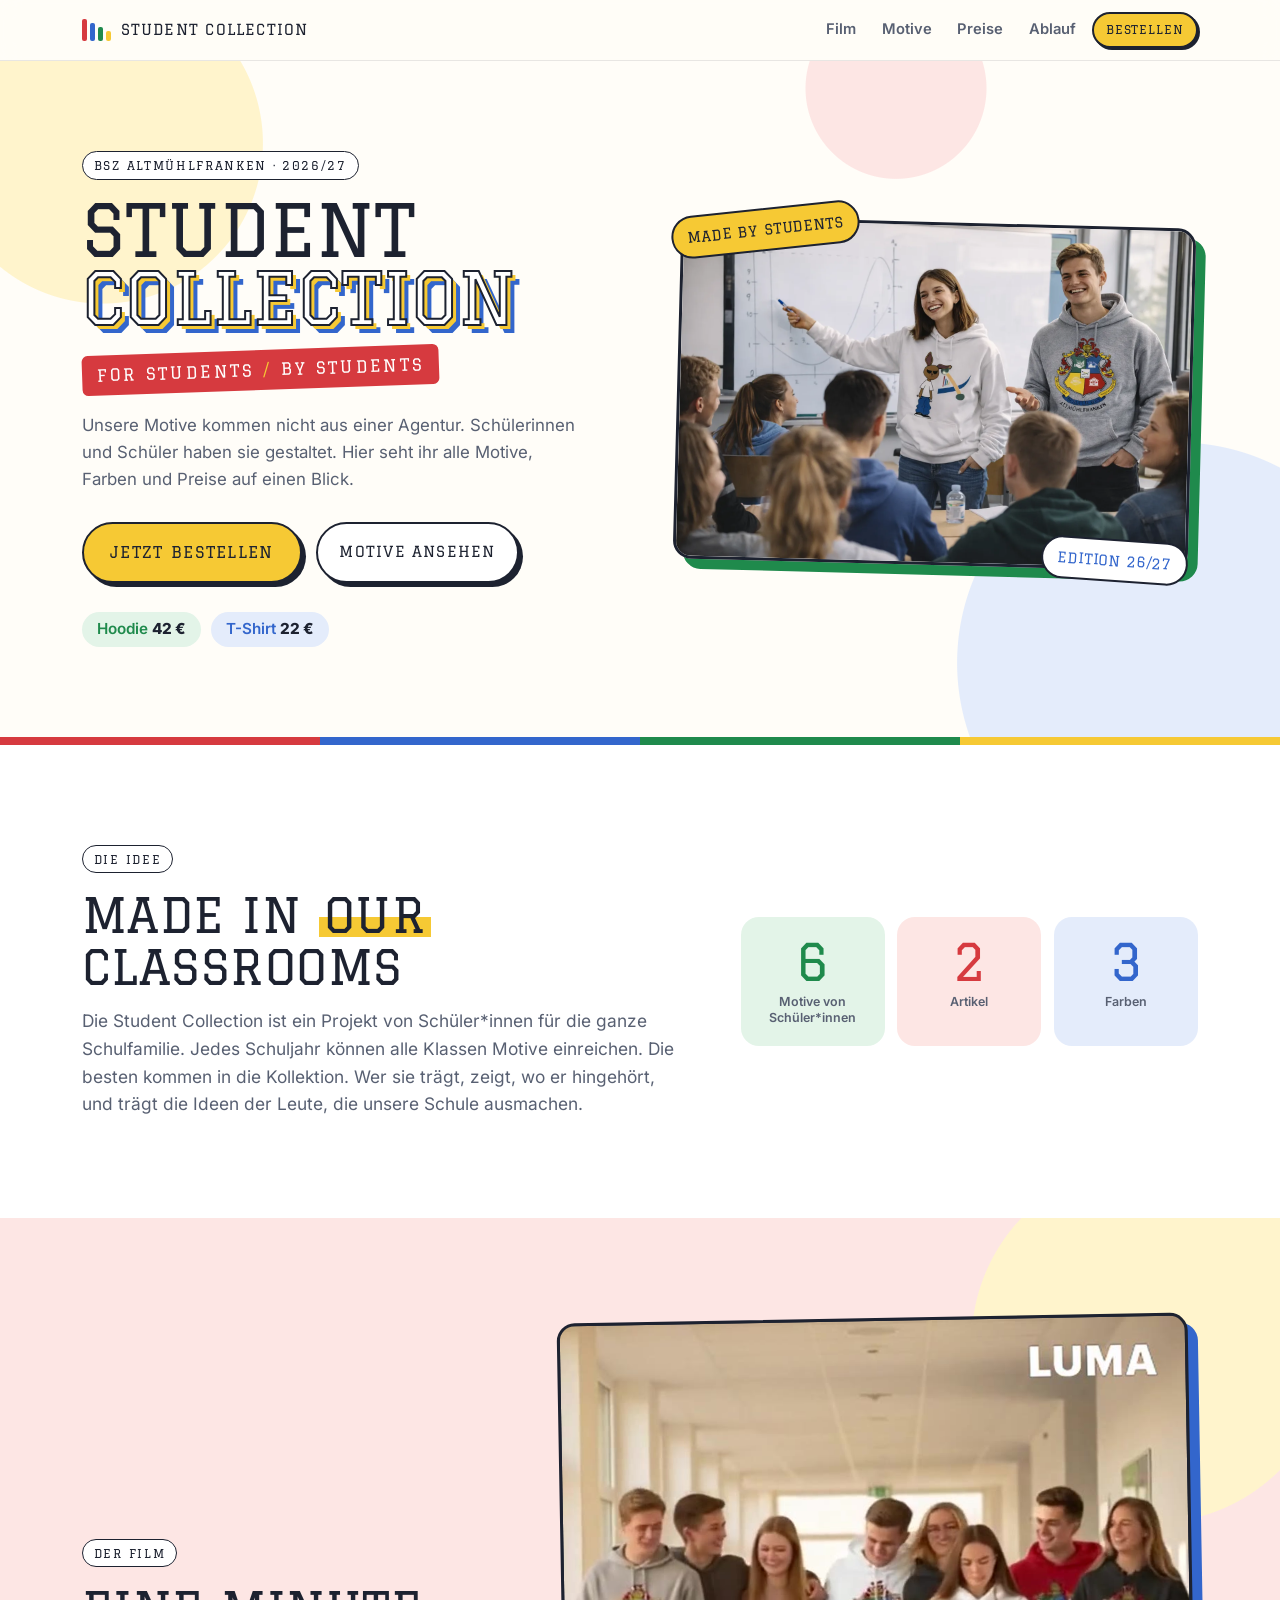
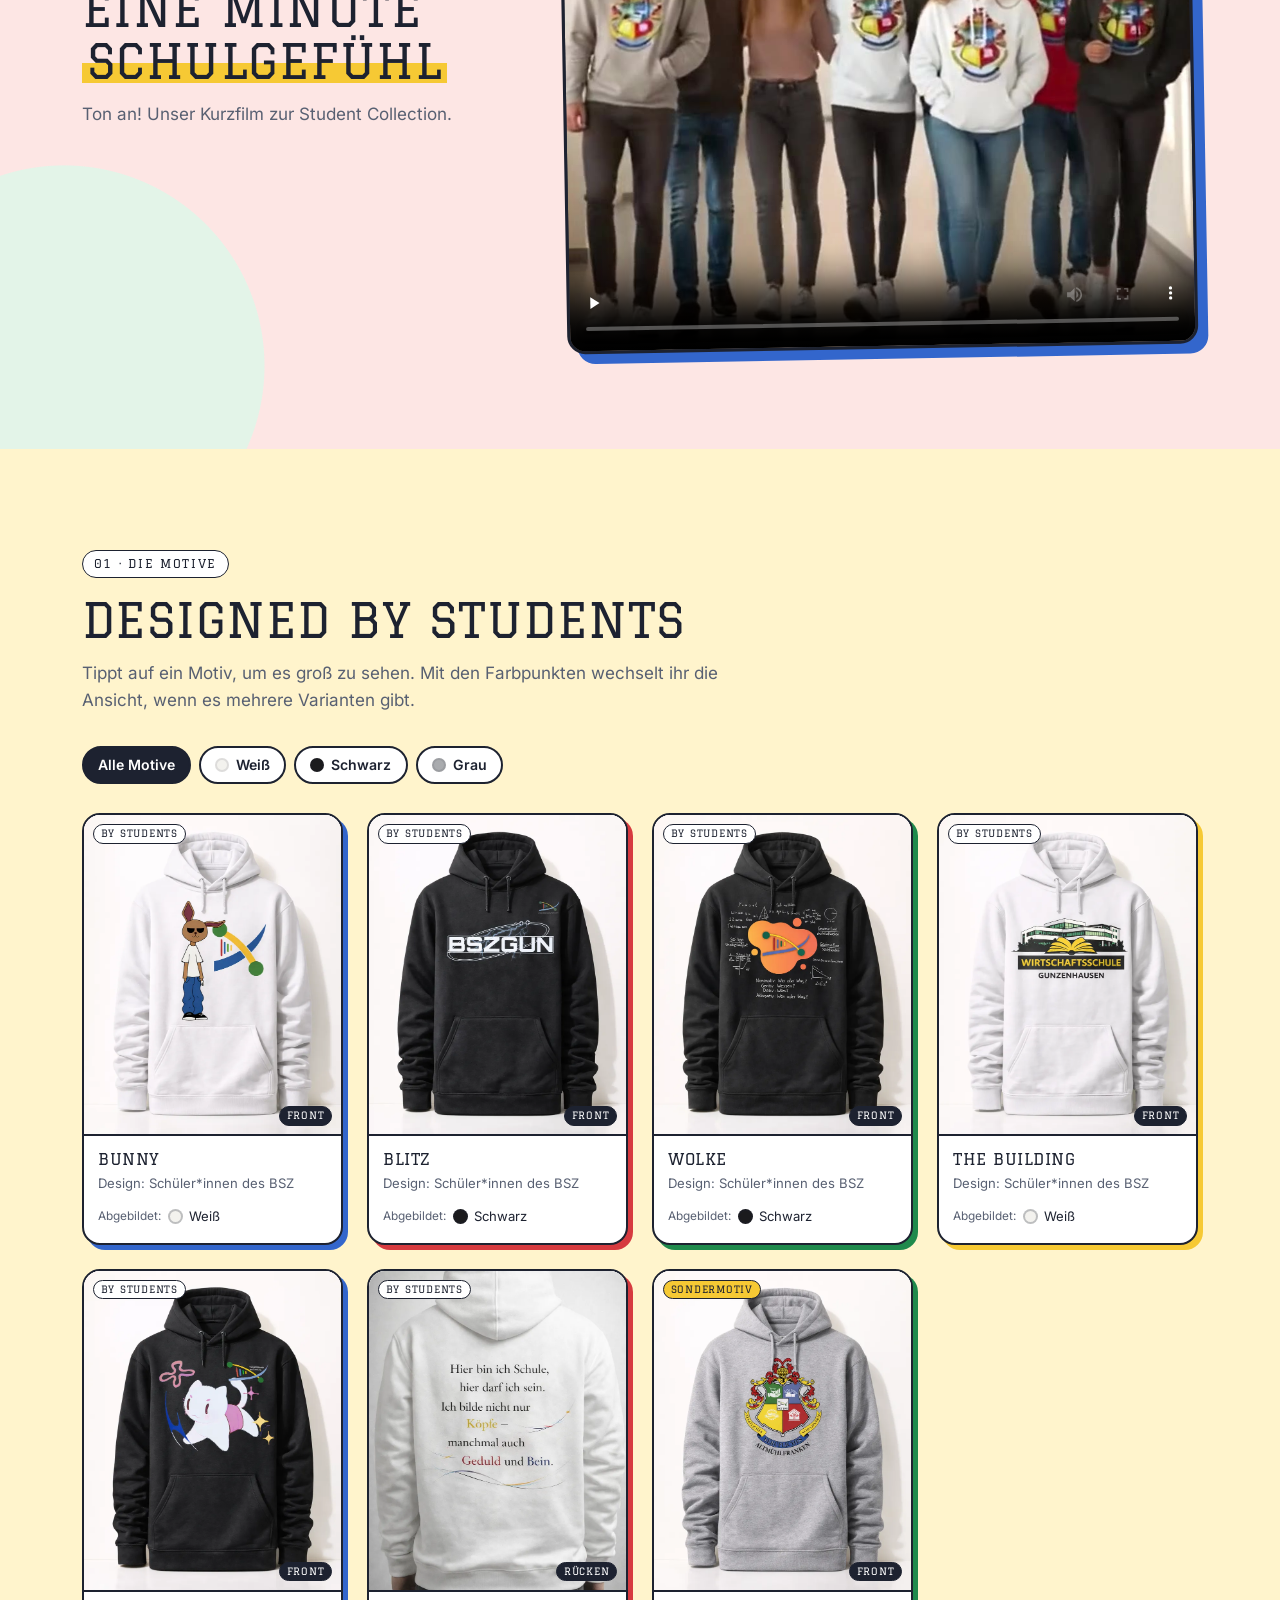
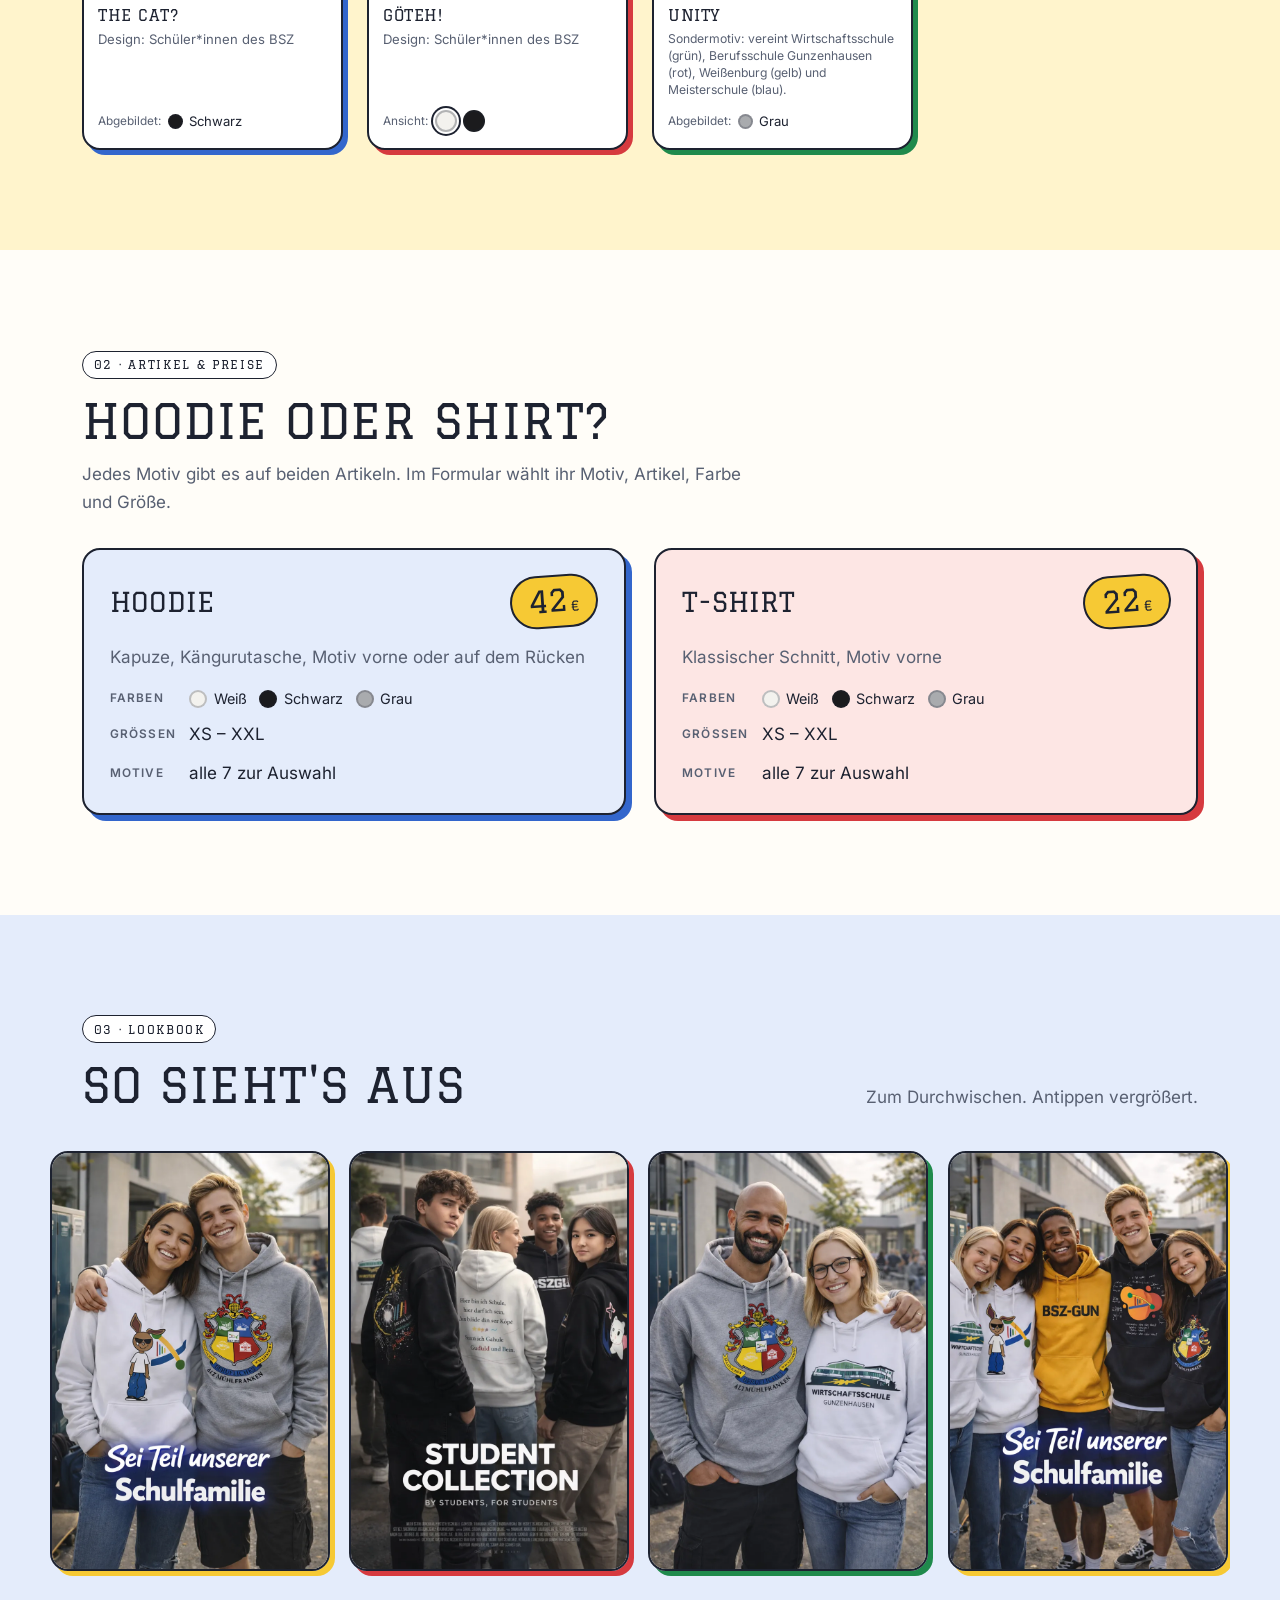
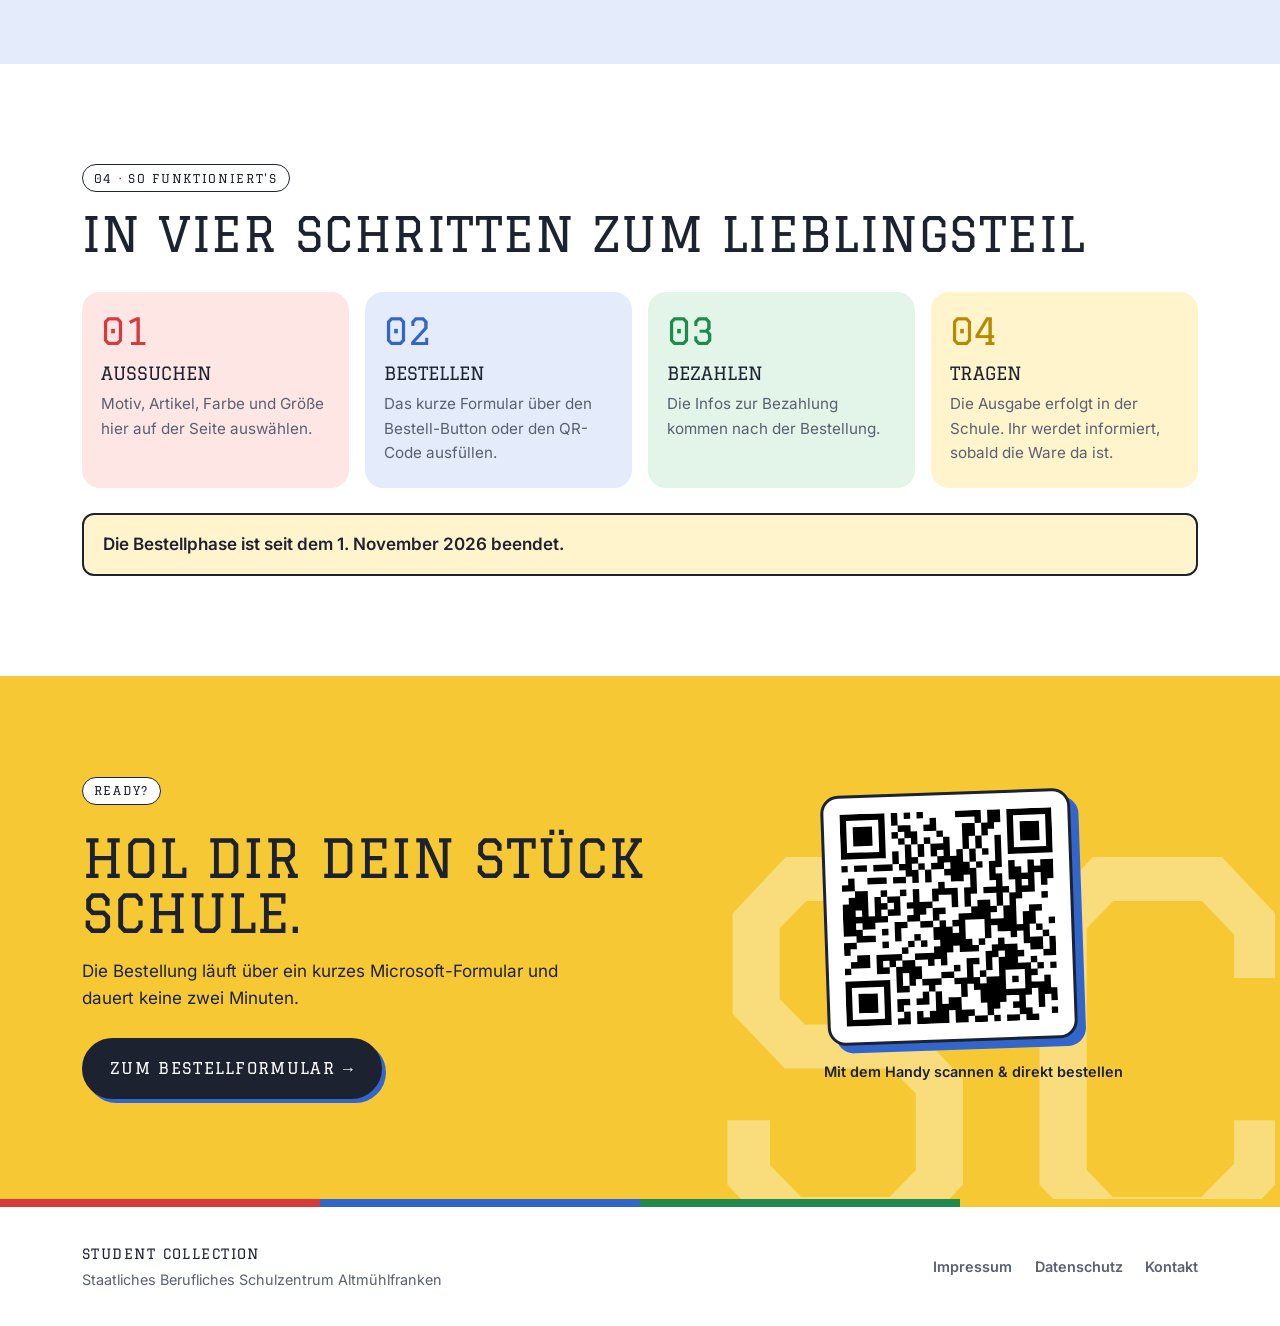
<file: index.html>
<!doctype html>
<html lang="de">
<head>
  <meta charset="utf-8">
  <meta name="viewport" content="width=device-width, initial-scale=1">
  <title>Student Collection · BSZ Altmühlfranken</title>
  <meta name="description" content="Die Student Collection des BSZ Altmühlfranken: Hoodies und T-Shirts mit Motiven von Schülerinnen und Schülern. For students, by students.">
  <meta name="theme-color" content="#14161c">
  <meta property="og:title" content="Student Collection · for students, by students">
  <meta property="og:image" content="img/look/classroom.webp">
  <link rel="preload" href="fonts/graduate-latin-400-normal.woff2" as="font" type="font/woff2" crossorigin>
  <link rel="stylesheet" href="css/fonts.css">
  <link rel="stylesheet" href="css/style.css">
</head>
<body>

  <header class="topbar">
    <div class="wrap topbar__inner">
      <a href="#top" class="brand" aria-label="Student Collection – zum Seitenanfang">
        <span class="bars" aria-hidden="true"><i></i><i></i><i></i><i></i></span>
        <span class="brand__text">Student Collection</span>
      </a>
      <nav class="topnav" aria-label="Hauptnavigation">
        <a href="#film">Film</a>
        <a href="#motive">Motive</a>
        <a href="#artikel">Preise</a>
        <a href="#ablauf">Ablauf</a>
      </nav>
      <a class="btn btn--small" data-order-link href="#bestellen">Bestellen</a>
    </div>
  </header>

  <main id="top">

    <!-- HERO -->
    <section class="hero">
      <div class="wrap hero__inner">
       <div class="hero__text">
        <p class="eyebrow"><span data-school-name>BSZ Altmühlfranken</span> · <span data-year>2026/27</span></p>
        <h1 class="hero__title">
          <span class="hero__line">Student</span>
          <span class="hero__line hero__line--outline">Collection</span>
        </h1>
        <p class="hero__claim">for students <span class="slash">/</span> by students</p>
        <p class="hero__lead">
          Unsere Motive kommen nicht aus einer Agentur. Schülerinnen und Schüler haben sie gestaltet.
          Hier seht ihr alle Motive, Farben und Preise auf einen Blick.
        </p>
        <div class="hero__actions">
          <a class="btn btn--big" data-order-link href="#bestellen">Jetzt bestellen</a>
          <a class="btn btn--outline" href="#motive">Motive ansehen</a>
        </div>
        <ul class="price-chips" data-price-chips></ul>
       </div>
        <figure class="hero__photo">
          <img src="img/look/classroom.webp" alt="Zwei Schüler*innen in Hoodies der Student Collection vor der Klasse" width="1536" height="1024" fetchpriority="high">
          <span class="sticker sticker--a">Made by students</span>
          <span class="sticker sticker--b">Edition 26/27</span>
        </figure>
      </div>
      <div class="stripes" aria-hidden="true"><i></i><i></i><i></i><i></i></div>
    </section>

    <!-- IDEE -->
    <section class="idea" id="idee">
      <div class="wrap idea__inner">
        <div>
          <p class="eyebrow">Die Idee</p>
          <h2 class="section-title">Made in <span class="hl">our</span> classrooms</h2>
          <p class="idea__text">
            Die Student Collection ist ein Projekt von Schüler*innen für die ganze Schulfamilie.
            Jedes Schuljahr können alle Klassen Motive einreichen. Die besten kommen in die Kollektion.
            Wer sie trägt, zeigt, wo er hingehört, und trägt die Ideen der Leute, die unsere Schule ausmachen.
          </p>
        </div>
        <ul class="stats">
          <li><span class="stats__num" data-stat="student-motifs">7</span><span class="stats__label">Motive von Schüler*innen</span></li>
          <li><span class="stats__num" data-stat="products">2</span><span class="stats__label">Artikel</span></li>
          <li><span class="stats__num" data-stat="colors">3</span><span class="stats__label">Farben</span></li>
        </ul>
      </div>
    </section>

    <!-- FILM -->
    <section class="section film" id="film">
      <div class="wrap film__inner">
        <div class="film__text">
          <p class="eyebrow">Der Film</p>
          <h2 class="section-title">Eine Minute <span class="hl">Schulgefühl</span></h2>
          <p class="section-lead">Ton an! Unser Kurzfilm zur Student Collection.</p>
        </div>
        <div class="film__frame">
          <video class="film__video" controls playsinline preload="none" poster="video/poster.jpg" width="900" height="900">
            <source src="video/student-collection.mp4" type="video/mp4">
            Dein Browser kann das Video nicht abspielen. <a href="video/student-collection.mp4">Video herunterladen</a>
          </video>
        </div>
      </div>
    </section>

    <!-- MOTIVE -->
    <section class="section section--motifs" id="motive">
      <div class="wrap">
        <div class="section-head">
          <p class="eyebrow">01 · Die Motive</p>
          <h2 class="section-title">Designed by students</h2>
          <p class="section-lead">Tippt auf ein Motiv, um es groß zu sehen. Mit den Farbpunkten wechselt ihr die Ansicht, wenn es mehrere Varianten gibt.</p>
        </div>
        <div class="filters" role="group" aria-label="Motive nach Farbe filtern" data-filters></div>
        <div class="motifs" data-motifs></div>
      </div>
    </section>

    <!-- ARTIKEL & PREISE -->
    <section class="section" id="artikel">
      <div class="wrap">
        <div class="section-head">
          <p class="eyebrow">02 · Artikel &amp; Preise</p>
          <h2 class="section-title">Hoodie oder Shirt?</h2>
          <p class="section-lead">Jedes Motiv gibt es auf beiden Artikeln. Im Formular wählt ihr Motiv, Artikel, Farbe und Größe.</p>
        </div>
        <div class="products" data-products></div>
      </div>
    </section>

    <!-- LOOKBOOK -->
    <section class="section section--tight lookbook-section" aria-labelledby="lookbook-title">
      <div class="wrap">
        <div class="section-head section-head--row">
          <div>
            <p class="eyebrow">03 · Lookbook</p>
            <h2 class="section-title" id="lookbook-title">So sieht's aus</h2>
          </div>
          <p class="section-lead">Zum Durchwischen. Antippen vergrößert.</p>
        </div>
      </div>
      <div class="lookbook" data-lookbook></div>
    </section>

    <!-- ABLAUF -->
    <section class="section" id="ablauf">
      <div class="wrap">
        <div class="section-head">
          <p class="eyebrow">04 · So funktioniert's</p>
          <h2 class="section-title">In vier Schritten zum Lieblingsteil</h2>
        </div>
        <ol class="steps" data-steps></ol>
        <p class="deadline-note" data-deadline-note></p>
      </div>
    </section>

    <!-- CTA -->
    <section class="cta" id="bestellen">
      <div class="wrap cta__inner">
        <div class="cta__text">
          <p class="eyebrow">Ready?</p>
          <h2 class="cta__title">Hol dir dein Stück Schule.</h2>
          <p>Die Bestellung läuft über ein kurzes Microsoft-Formular und dauert keine zwei Minuten.</p>
          <a class="btn btn--dark btn--big" data-order-link href="#">Zum Bestellformular <span aria-hidden="true">→</span></a>
        </div>
        <figure class="qr">
          <div class="qr__code" data-qr role="img" aria-label="QR-Code zum Bestellformular"></div>
          <figcaption>Mit dem Handy scannen &amp; direkt bestellen</figcaption>
        </figure>
      </div>
    </section>

  </main>

  <div class="stripes" aria-hidden="true"><i></i><i></i><i></i><i></i></div>
  <footer class="footer">
    <div class="wrap footer__inner">
      <div>
        <p class="footer__brand">Student Collection</p>
        <p class="footer__school" data-school-long>Staatliches Berufliches Schulzentrum Altmühlfranken</p>
      </div>
      <nav class="footer__nav" aria-label="Rechtliches">
        <a href="impressum.html">Impressum</a>
        <a href="datenschutz.html">Datenschutz</a>
        <a data-contact-link href="#">Kontakt</a>
      </nav>
    </div>
  </footer>

  <!-- Lightbox -->
  <dialog class="lightbox" data-lightbox aria-label="Bildansicht">
    <button class="lightbox__close" type="button" data-lightbox-close aria-label="Schließen">×</button>
    <img class="lightbox__img" data-lightbox-img alt="">
    <p class="lightbox__caption" data-lightbox-caption></p>
  </dialog>

  <script src="data/collection.js"></script>
  <script src="js/qrcode.js"></script>
  <script src="js/main.js"></script>
</body>
</html>
</file>
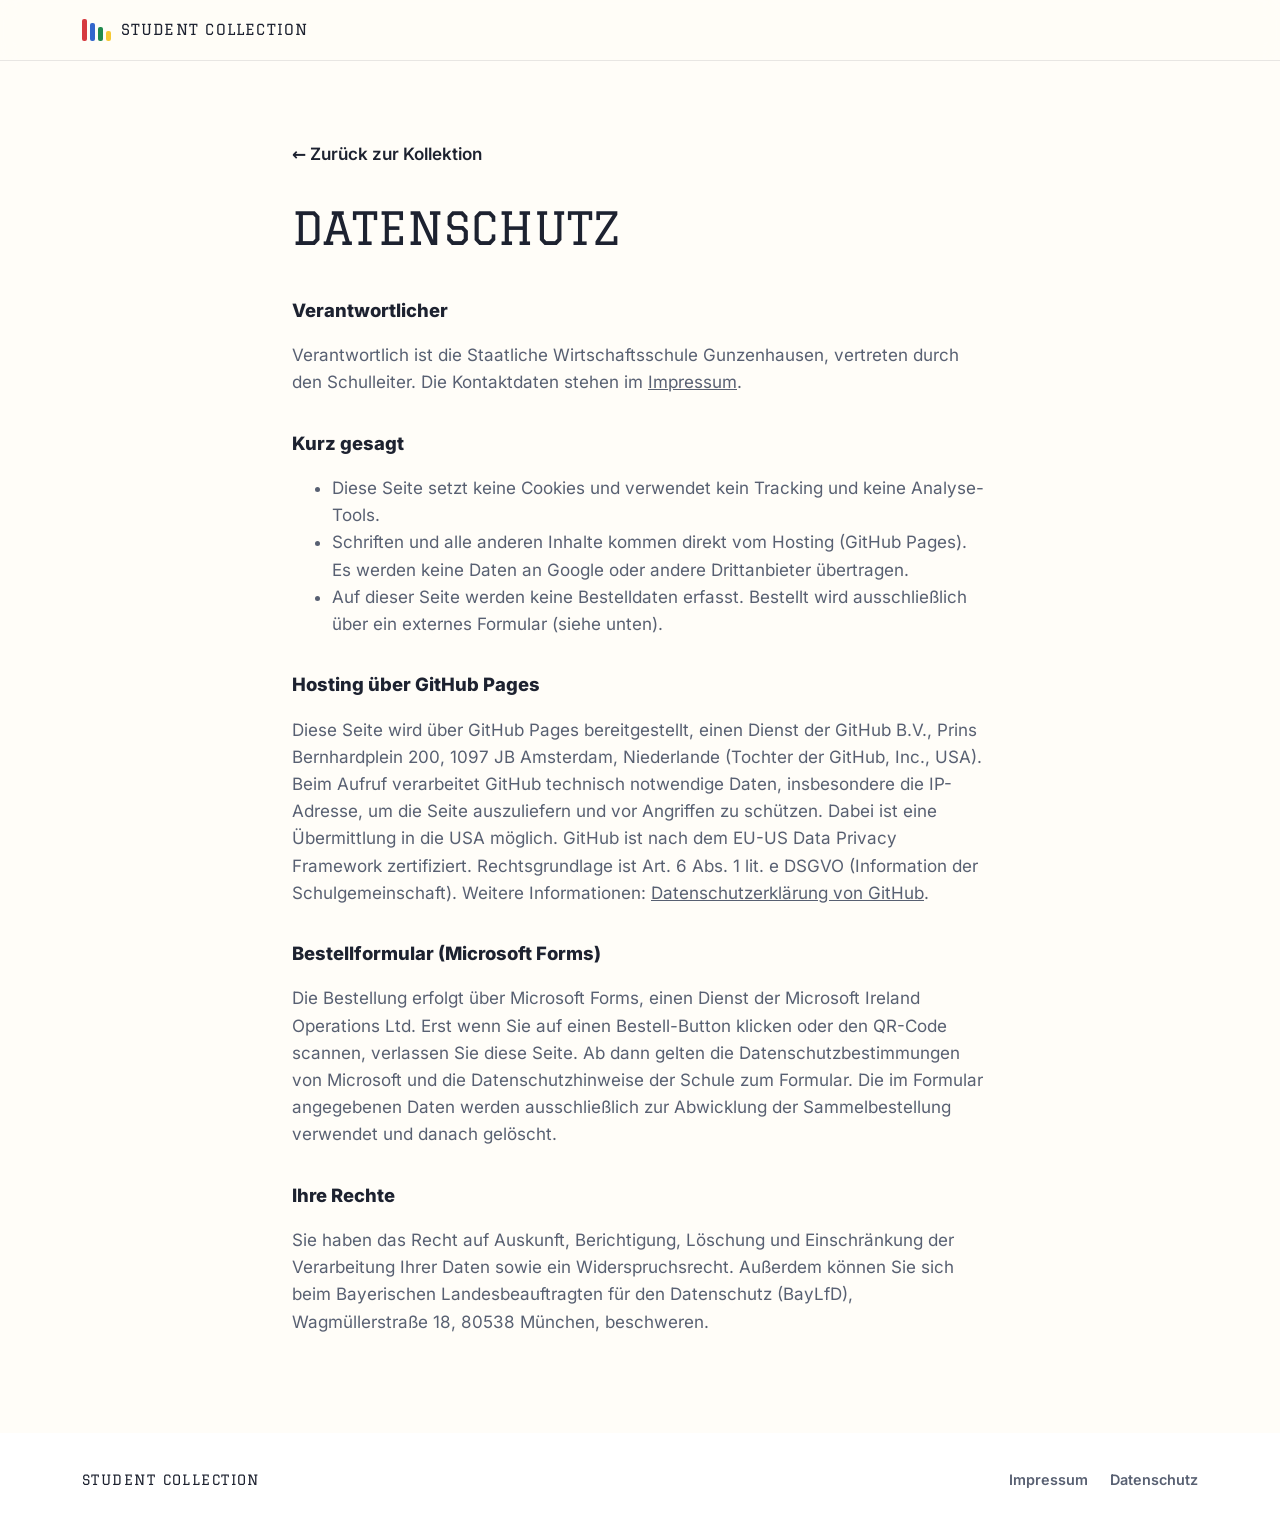
<file: datenschutz.html>
<!doctype html>
<html lang="de">
<head>
  <meta charset="utf-8">
  <meta name="viewport" content="width=device-width, initial-scale=1">
  <title>Datenschutz · Student Collection</title>
  <meta name="robots" content="noindex">
  <link rel="stylesheet" href="css/fonts.css">
  <link rel="stylesheet" href="css/style.css">
</head>
<body>
  <header class="topbar">
    <div class="wrap topbar__inner">
      <a href="index.html" class="brand">
        <span class="bars" aria-hidden="true"><i></i><i></i><i></i><i></i></span>
        <span class="brand__text">Student Collection</span>
      </a>
    </div>
  </header>

  <main class="legal">
    <div class="wrap">
      <a class="back-link" href="index.html">← Zurück zur Kollektion</a>
      <h1>Datenschutz</h1>

      <h2>Verantwortlicher</h2>
      <p>Verantwortlich ist die Staatliche Wirtschaftsschule Gunzenhausen, vertreten durch den Schulleiter. Die Kontaktdaten stehen im <a href="impressum.html">Impressum</a>.</p>

      <h2>Kurz gesagt</h2>
      <ul>
        <li>Diese Seite setzt keine Cookies und verwendet kein Tracking und keine Analyse-Tools.</li>
        <li>Schriften und alle anderen Inhalte kommen direkt vom Hosting (GitHub Pages). Es werden keine Daten an Google oder andere Drittanbieter übertragen.</li>
        <li>Auf dieser Seite werden keine Bestelldaten erfasst. Bestellt wird ausschließlich über ein externes Formular (siehe unten).</li>
      </ul>

      <h2>Hosting über GitHub Pages</h2>
      <p>
        Diese Seite wird über GitHub Pages bereitgestellt, einen Dienst der GitHub B.V., Prins Bernhardplein 200,
        1097 JB Amsterdam, Niederlande (Tochter der GitHub, Inc., USA). Beim Aufruf verarbeitet GitHub technisch notwendige
        Daten, insbesondere die IP-Adresse, um die Seite auszuliefern und vor Angriffen zu schützen. Dabei ist eine Übermittlung
        in die USA möglich. GitHub ist nach dem EU-US Data Privacy Framework zertifiziert.
        Rechtsgrundlage ist Art. 6 Abs. 1 lit. e DSGVO (Information der Schulgemeinschaft).
        Weitere Informationen: <a href="https://docs.github.com/de/site-policy/privacy-policies/github-general-privacy-statement" rel="noopener">Datenschutzerklärung von GitHub</a>.
      </p>

      <h2>Bestellformular (Microsoft Forms)</h2>
      <p>
        Die Bestellung erfolgt über Microsoft Forms, einen Dienst der Microsoft Ireland Operations Ltd.
        Erst wenn Sie auf einen Bestell-Button klicken oder den QR-Code scannen, verlassen Sie diese Seite. Ab dann gelten
        die Datenschutzbestimmungen von Microsoft und die Datenschutzhinweise der Schule zum Formular.
        Die im Formular angegebenen Daten werden ausschließlich zur Abwicklung der Sammelbestellung verwendet und
        danach gelöscht.
      </p>

      <h2>Ihre Rechte</h2>
      <p>
        Sie haben das Recht auf Auskunft, Berichtigung, Löschung und Einschränkung der Verarbeitung Ihrer Daten sowie
        ein Widerspruchsrecht. Außerdem können Sie sich beim Bayerischen Landesbeauftragten für den Datenschutz (BayLfD),
        Wagmüllerstraße 18, 80538 München, beschweren.
      </p>
    </div>
  </main>

  <footer class="footer">
    <div class="wrap footer__inner">
      <p class="footer__brand">Student Collection</p>
      <nav class="footer__nav" aria-label="Rechtliches">
        <a href="impressum.html">Impressum</a>
        <a href="datenschutz.html" aria-current="page">Datenschutz</a>
      </nav>
    </div>
  </footer>
</body>
</html>
</file>
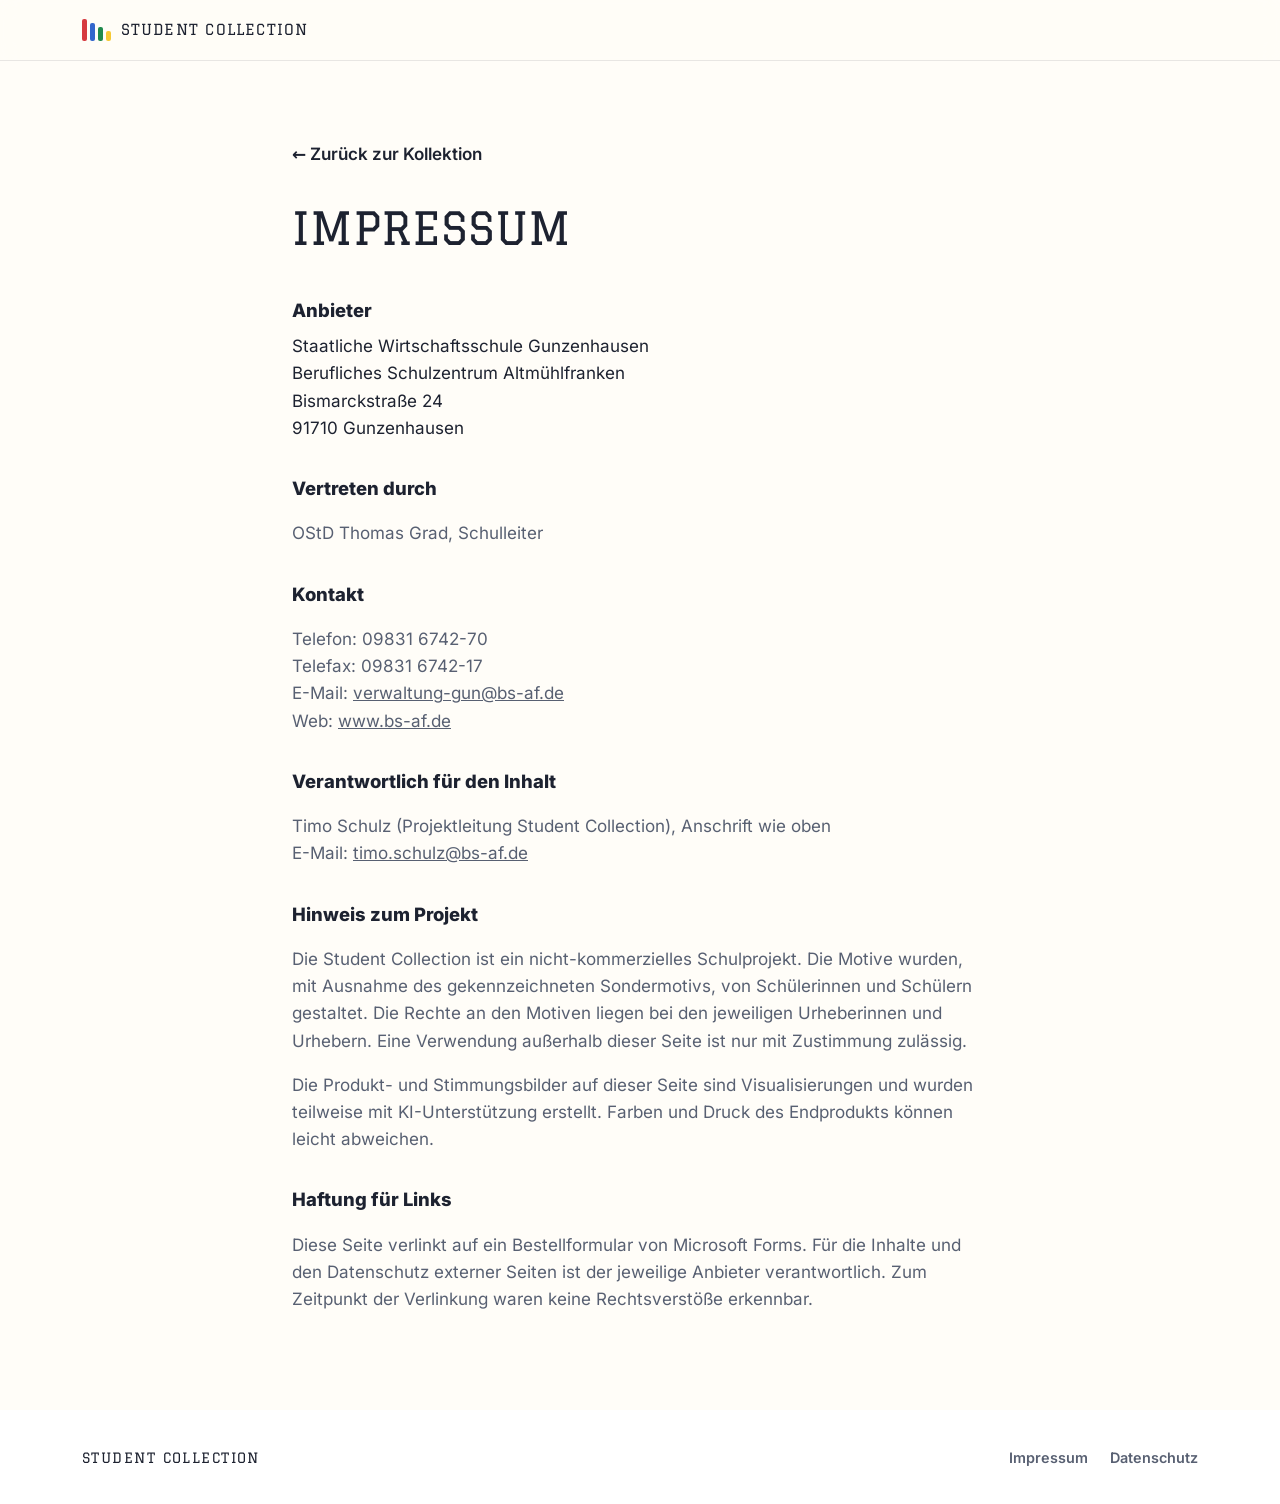
<file: impressum.html>
<!doctype html>
<html lang="de">
<head>
  <meta charset="utf-8">
  <meta name="viewport" content="width=device-width, initial-scale=1">
  <title>Impressum · Student Collection</title>
  <meta name="robots" content="noindex">
  <link rel="stylesheet" href="css/fonts.css">
  <link rel="stylesheet" href="css/style.css">
</head>
<body>
  <header class="topbar">
    <div class="wrap topbar__inner">
      <a href="index.html" class="brand">
        <span class="bars" aria-hidden="true"><i></i><i></i><i></i><i></i></span>
        <span class="brand__text">Student Collection</span>
      </a>
    </div>
  </header>

  <main class="legal">
    <div class="wrap">
      <a class="back-link" href="index.html">← Zurück zur Kollektion</a>
      <h1>Impressum</h1>

      <h2>Anbieter</h2>
      <address>
        Staatliche Wirtschaftsschule Gunzenhausen<br>
        Berufliches Schulzentrum Altmühlfranken<br>
        Bismarckstraße 24<br>
        91710 Gunzenhausen
      </address>

      <h2>Vertreten durch</h2>
      <p>OStD Thomas Grad, Schulleiter</p>

      <h2>Kontakt</h2>
      <p>
        Telefon: 09831 6742-70<br>
        Telefax: 09831 6742-17<br>
        E-Mail: <a href="mailto:verwaltung-gun@bs-af.de">verwaltung-gun@bs-af.de</a><br>
        Web: <a href="https://www.bs-af.de" rel="noopener">www.bs-af.de</a>
      </p>

      <h2>Verantwortlich für den Inhalt</h2>
      <p>Timo Schulz (Projektleitung Student Collection), Anschrift wie oben<br>
        E-Mail: <a href="mailto:timo.schulz@bs-af.de">timo.schulz@bs-af.de</a></p>

      <h2>Hinweis zum Projekt</h2>
      <p>
        Die Student Collection ist ein nicht-kommerzielles Schulprojekt. Die Motive wurden, mit Ausnahme des
        gekennzeichneten Sondermotivs, von Schülerinnen und Schülern gestaltet. Die Rechte an den Motiven liegen bei
        den jeweiligen Urheberinnen und Urhebern. Eine Verwendung außerhalb dieser Seite ist nur mit Zustimmung zulässig.
      </p>
      <p>Die Produkt- und Stimmungsbilder auf dieser Seite sind Visualisierungen und wurden teilweise mit KI-Unterstützung erstellt. Farben und Druck des Endprodukts können leicht abweichen.</p>

      <h2>Haftung für Links</h2>
      <p>
        Diese Seite verlinkt auf ein Bestellformular von Microsoft Forms. Für die Inhalte und den Datenschutz
        externer Seiten ist der jeweilige Anbieter verantwortlich. Zum Zeitpunkt der Verlinkung waren keine
        Rechtsverstöße erkennbar.
      </p>
    </div>
  </main>

  <footer class="footer">
    <div class="wrap footer__inner">
      <p class="footer__brand">Student Collection</p>
      <nav class="footer__nav" aria-label="Rechtliches">
        <a href="impressum.html" aria-current="page">Impressum</a>
        <a href="datenschutz.html">Datenschutz</a>
      </nav>
    </div>
  </footer>
</body>
</html>
</file>
<file: css/fonts.css>
/* Schriften lokal eingebunden (keine Verbindung zu Google-Servern, DSGVO). Quelle: @fontsource, SIL Open Font License. */
@font-face {
  font-family: "Graduate";
  font-style: normal;
  font-weight: 400;
  font-display: swap;
  src: url("../fonts/graduate-latin-400-normal.woff2") format("woff2");
}
@font-face {
  font-family: "Inter";
  font-style: normal;
  font-weight: 400;
  font-display: swap;
  src: url("../fonts/inter-latin-400-normal.woff2") format("woff2");
}
@font-face {
  font-family: "Inter";
  font-style: normal;
  font-weight: 600;
  font-display: swap;
  src: url("../fonts/inter-latin-600-normal.woff2") format("woff2");
}
@font-face {
  font-family: "Inter";
  font-style: normal;
  font-weight: 800;
  font-display: swap;
  src: url("../fonts/inter-latin-800-normal.woff2") format("woff2");
}
</file>
<file: css/style.css>
/* ==========================================================
   Student Collection – heller, bunter Varsity-Look in den BSZ-Farben
   ========================================================== */
:root {
  --ink: #1d2230;
  --ink-soft: #586072;
  --paper: #fffdf8;
  --white: #ffffff;
  --line: rgba(29, 34, 48, .1);

  /* Schulfarben aus dem BSZ-Logo */
  --green: #1f8a4c;   /* Wirtschaftsschule */
  --red: #d63a3f;     /* Berufsschule Gunzenhausen */
  --yellow: #f6c934;  /* Weißenburg */
  --blue: #3366cc;    /* Meisterschule */

  /* helle Tönungen */
  --green-t: #e3f4e8;
  --red-t: #fde6e4;
  --yellow-t: #fff4cc;
  --blue-t: #e4ecfb;

  --radius: 18px;
  --shadow: 0 8px 24px rgba(29, 34, 48, .08);
  --font-display: "Graduate", "Rockwell", "Courier New", serif;
  --font-body: "Inter", system-ui, -apple-system, "Segoe UI", Roboto, sans-serif;
  --gutter: 16px;
}
@media (min-width: 720px) { :root { --gutter: 32px; } }

*, *::before, *::after { box-sizing: border-box; }
html { scroll-behavior: smooth; scroll-padding-top: 72px; -webkit-text-size-adjust: 100%; }
body {
  margin: 0;
  background: var(--paper);
  color: var(--ink);
  font-family: var(--font-body);
  font-size: 17px;
  line-height: 1.6;
  overflow-x: hidden;
}
img { max-width: 100%; display: block; }
a { color: inherit; }
:focus-visible { outline: 3px solid var(--blue); outline-offset: 3px; border-radius: 4px; }

.wrap { width: 100%; max-width: 1180px; margin: 0 auto; padding: 0 var(--gutter); }

/* ---------- Typo-Bausteine ---------- */
.eyebrow {
  display: inline-block;
  font-family: var(--font-display);
  text-transform: uppercase;
  letter-spacing: .14em;
  font-size: .75rem;
  color: var(--ink);
  background: var(--white);
  border: 1.5px solid var(--ink);
  border-radius: 999px;
  padding: .3em .9em;
  margin: 0 0 1rem;
}
.section-title {
  font-family: var(--font-display);
  font-weight: 400;
  text-transform: uppercase;
  font-size: clamp(1.8rem, 5.5vw, 3rem);
  line-height: 1.08;
  letter-spacing: .01em;
  margin: 0 0 .9rem;
}
.section-lead { color: var(--ink-soft); max-width: 60ch; margin: 0; }
.hl {
  background: linear-gradient(transparent 55%, var(--yellow) 55%, var(--yellow) 90%, transparent 90%);
  padding: 0 .1em;
}

/* Vier Balken wie im Schullogo */
.bars { display: inline-flex; gap: 3px; align-items: flex-end; height: 22px; }
.bars i { display: block; width: 5px; border-radius: 2px; }
.bars i:nth-child(1) { height: 100%; background: var(--red); }
.bars i:nth-child(2) { height: 82%; background: var(--blue); }
.bars i:nth-child(3) { height: 64%; background: var(--green); }
.bars i:nth-child(4) { height: 46%; background: var(--yellow); }

.stripes { display: grid; grid-template-columns: repeat(4, 1fr); height: 8px; }
.stripes i:nth-child(1) { background: var(--red); }
.stripes i:nth-child(2) { background: var(--blue); }
.stripes i:nth-child(3) { background: var(--green); }
.stripes i:nth-child(4) { background: var(--yellow); }

/* ---------- Buttons ---------- */
.btn {
  display: inline-flex; align-items: center; justify-content: center; gap: .5em;
  font-family: var(--font-display);
  text-transform: uppercase;
  letter-spacing: .08em;
  font-size: .95rem;
  text-decoration: none;
  background: var(--yellow);
  color: var(--ink);
  border: 2px solid var(--ink);
  padding: .8em 1.4em;
  border-radius: 999px;
  transition: transform .15s ease, box-shadow .15s ease;
  box-shadow: 4px 4px 0 var(--ink);
  cursor: pointer;
  white-space: nowrap;
}
.btn:hover { transform: translate(-2px, -2px); box-shadow: 6px 6px 0 var(--ink); }
.btn:active { transform: translate(2px, 2px); box-shadow: 1px 1px 0 var(--ink); }
.btn--small { font-size: .74rem; padding: .55em 1em; box-shadow: 2px 2px 0 var(--ink); }
.btn--small:hover { box-shadow: 3px 3px 0 var(--ink); }
.btn--big { font-size: 1.02rem; padding: .95em 1.6em; }
.btn--outline { background: var(--white); }
.btn--dark { background: var(--ink); color: var(--white); box-shadow: 4px 4px 0 var(--blue); }
.btn--dark:hover { box-shadow: 6px 6px 0 var(--blue); }

/* ---------- Topbar ---------- */
.topbar {
  position: sticky; top: 0; z-index: 50;
  background: rgba(255, 253, 248, .9);
  backdrop-filter: saturate(160%) blur(10px);
  -webkit-backdrop-filter: saturate(160%) blur(10px);
  border-bottom: 1px solid var(--line);
}
.topbar__inner { display: flex; align-items: center; gap: 1rem; height: 60px; }
.brand { display: flex; align-items: center; gap: .6rem; text-decoration: none; margin-right: auto; }
.brand__text { font-family: var(--font-display); text-transform: uppercase; letter-spacing: .08em; font-size: .95rem; white-space: nowrap; }
@media (max-width: 420px) { .brand__text { font-size: .74rem; letter-spacing: .05em; } }
.topnav { display: none; gap: 1.6rem; }
.topnav a { text-decoration: none; font-weight: 600; font-size: .92rem; color: var(--ink-soft); }
.topnav a:hover { color: var(--ink); }
@media (min-width: 760px) { .topnav { display: flex; } }

/* ---------- Hero ---------- */
.hero {
  position: relative;
  overflow: hidden;
  background:
    radial-gradient(circle at 8% 12%, var(--yellow-t) 0 160px, transparent 161px),
    radial-gradient(circle at 92% 88%, var(--blue-t) 0 220px, transparent 221px),
    radial-gradient(circle at 70% 4%, var(--red-t) 0 90px, transparent 91px),
    var(--paper);
}
.hero__inner {
  display: grid;
  gap: 2.5rem;
  align-items: center;
  padding-top: clamp(40px, 8vw, 90px);
  padding-bottom: clamp(48px, 8vw, 90px);
}
@media (min-width: 940px) { .hero__inner { grid-template-columns: minmax(0, 1.05fr) minmax(0, 1fr); gap: 3rem; } }
.hero__title {
  font-family: var(--font-display);
  font-weight: 400;
  text-transform: uppercase;
  line-height: .95;
  font-size: clamp(2.5rem, 11.5vw, 4.6rem);
  margin: 0 0 1.1rem;
}
@media (min-width: 940px) { .hero__title { font-size: clamp(3.4rem, 5.6vw, 5.4rem); } }
.hero__line { display: block; }
.hero__line--outline {
  color: var(--white);
  -webkit-text-stroke: 2px var(--ink);
  text-shadow: 4px 4px 0 var(--yellow), 8px 8px 0 var(--blue);
}
@supports not (-webkit-text-stroke: 2px black) { .hero__line--outline { color: var(--blue); } }
.hero__claim {
  display: inline-block;
  font-family: var(--font-display);
  text-transform: uppercase;
  letter-spacing: .14em;
  font-size: clamp(.85rem, 3vw, 1.05rem);
  background: var(--red);
  color: var(--white);
  padding: .4em .9em;
  border-radius: 6px;
  transform: rotate(-2deg);
  margin: 0 0 1.4rem;
}
.slash { color: var(--yellow); }
.hero__lead { max-width: 46ch; color: var(--ink-soft); margin: 0 0 1.8rem; font-size: 1.05rem; }
.hero__actions { display: flex; flex-wrap: wrap; gap: .9rem; margin-bottom: 1.8rem; }
.price-chips { list-style: none; display: flex; flex-wrap: wrap; gap: .6rem; padding: 0; margin: 0; }
.price-chips li {
  border-radius: 999px;
  padding: .35em 1em;
  font-size: .95rem;
  font-weight: 600;
  background: var(--green-t);
  color: var(--green);
}
.price-chips li:nth-child(2) { background: var(--blue-t); color: var(--blue); }
.price-chips li.chip-deadline { background: var(--red-t); color: var(--red); }
.price-chips strong { color: var(--ink); }

.hero__photo { position: relative; margin: 0 6px 10px 0; }
.hero__photo img {
  width: 100%;
  height: auto;
  aspect-ratio: 3 / 2;
  object-fit: cover;
  border-radius: var(--radius);
  border: 3px solid var(--ink);
  box-shadow: 10px 10px 0 var(--green);
  transform: rotate(1.5deg);
}
.sticker {
  position: absolute;
  font-family: var(--font-display);
  text-transform: uppercase;
  letter-spacing: .06em;
  font-size: clamp(.7rem, 2.4vw, .9rem);
  padding: .55em 1em;
  border-radius: 999px;
  border: 2px solid var(--ink);
  white-space: nowrap;
}
.sticker--a { left: -6px; top: -14px; background: var(--yellow); transform: rotate(-6deg); }
.sticker--b { right: 4px; bottom: -16px; background: var(--white); color: var(--blue); transform: rotate(4deg); }

/* ---------- Idee ---------- */
.idea { padding: clamp(56px, 9vw, 100px) 0; background: var(--white); }
.idea__inner { display: grid; gap: 2.5rem; align-items: center; }
@media (min-width: 900px) { .idea__inner { grid-template-columns: 1.3fr 1fr; gap: 4rem; } }
.idea__text { font-size: 1.08rem; max-width: 58ch; margin: 0; color: var(--ink-soft); }
.stats { list-style: none; padding: 0; margin: 0; display: grid; grid-template-columns: repeat(3, 1fr); gap: .8rem; }
.stats li {
  border-radius: var(--radius);
  padding: 1.2rem .6rem;
  text-align: center;
  background: var(--green-t);
  color: var(--green);
}
.stats li:nth-child(2) { background: var(--red-t); color: var(--red); }
.stats li:nth-child(3) { background: var(--blue-t); color: var(--blue); }
.stats__num { display: block; font-family: var(--font-display); font-size: clamp(2.2rem, 7vw, 3.2rem); line-height: 1; }
.stats__label { display: block; font-size: .78rem; font-weight: 600; color: var(--ink-soft); margin-top: .45rem; line-height: 1.3; }

/* ---------- Film ---------- */
.film {
  background:
    radial-gradient(circle at 90% 15%, var(--yellow-t) 0 180px, transparent 181px),
    radial-gradient(circle at 5% 90%, var(--green-t) 0 200px, transparent 201px),
    var(--red-t);
}
.film__inner { display: grid; gap: 2rem; align-items: center; }
@media (min-width: 900px) { .film__inner { grid-template-columns: minmax(0, .8fr) minmax(0, 1.2fr); gap: 4rem; } }
.film__frame { max-width: 640px; width: 100%; justify-self: center; margin-right: 10px; }
.film__video {
  display: block;
  width: 100%;
  height: auto;
  aspect-ratio: 1 / 1;
  background: var(--ink);
  border: 3px solid var(--ink);
  border-radius: var(--radius);
  box-shadow: 10px 10px 0 var(--blue);
  transform: rotate(-1deg);
}

/* ---------- Sektionen ---------- */
.section { padding: clamp(56px, 9vw, 100px) 0; }
.section--tight { padding-bottom: clamp(40px, 6vw, 70px); }
.section--motifs { background: var(--yellow-t); }
#artikel { background: var(--paper); }
.lookbook-section { background: var(--blue-t); }
#ablauf { background: var(--white); }
.section-head { margin-bottom: 2rem; }
.section-head--row { display: flex; flex-wrap: wrap; justify-content: space-between; align-items: flex-end; gap: .5rem 2rem; }
.section-head--row .section-title { margin-bottom: 0; }

/* ---------- Filter ---------- */
.filters { display: flex; flex-wrap: wrap; gap: .5rem; margin-bottom: 1.8rem; }
.chip {
  display: inline-flex; align-items: center; gap: .5em;
  border: 2px solid var(--ink);
  background: var(--white);
  color: var(--ink);
  font: inherit;
  font-size: .88rem;
  font-weight: 600;
  padding: .4em 1em;
  border-radius: 999px;
  cursor: pointer;
}
.chip[aria-pressed="true"] { background: var(--ink); color: var(--white); }
.chip .dot { width: 14px; height: 14px; }

/* ---------- Motive ---------- */
.motifs { display: grid; gap: 1rem; grid-template-columns: repeat(2, minmax(0, 1fr)); }
@media (min-width: 760px) { .motifs { grid-template-columns: repeat(3, minmax(0, 1fr)); gap: 1.5rem; } }
@media (min-width: 1080px) { .motifs { grid-template-columns: repeat(4, minmax(0, 1fr)); } }
.motif {
  --c1: var(--blue);
  background: var(--white);
  border-radius: var(--radius);
  overflow: hidden;
  display: flex; flex-direction: column;
  border: 2px solid var(--ink);
  box-shadow: 5px 5px 0 var(--c1);
  transition: transform .2s ease, box-shadow .2s ease;
}
.motif:nth-child(4n+2) { --c1: var(--red); }
.motif:nth-child(4n+3) { --c1: var(--green); }
.motif:nth-child(4n+4) { --c1: var(--yellow); }
.motif[hidden] { display: none; }
.motif:hover { transform: translate(-2px, -2px); box-shadow: 7px 7px 0 var(--c1); }
.motif__media {
  position: relative;
  display: block;
  width: 100%;
  padding: 0; border: 0; margin: 0;
  background: #fbfaf8;
  cursor: zoom-in;
  aspect-ratio: 4 / 5;
  overflow: hidden;
  border-bottom: 2px solid var(--ink);
}
.motif__media img { width: 100%; height: 100%; object-fit: cover; object-position: center 40%; }
.badge {
  position: absolute; top: .55rem; left: .55rem;
  font-family: var(--font-display);
  text-transform: uppercase;
  font-size: .6rem;
  letter-spacing: .08em;
  padding: .35em .7em;
  border-radius: 999px;
  background: var(--white);
  color: var(--ink);
  border: 1.5px solid var(--ink);
}
.badge--special { background: var(--yellow); }
.badge--placement { top: auto; bottom: .55rem; left: auto; right: .55rem; background: var(--ink); color: var(--white); }
.motif__body { padding: .85rem .9rem 1rem; display: flex; flex-direction: column; gap: .3rem; flex: 1; }
.motif__title { font-family: var(--font-display); text-transform: uppercase; font-weight: 400; font-size: 1rem; letter-spacing: .03em; margin: 0; line-height: 1.2; }
.motif__artist { font-size: .82rem; color: var(--ink-soft); margin: 0; line-height: 1.4; }
.motif__artist strong { color: var(--ink); font-weight: 600; }
.motif__note { font-size: .76rem; color: var(--ink-soft); margin: 0; line-height: 1.4; }
.motif__colors { display: flex; flex-wrap: wrap; gap: .4rem; margin-top: auto; padding-top: .55rem; align-items: center; }
.motif__colors-label { font-size: .74rem; color: var(--ink-soft); }
@media (max-width: 480px) { .motif__colors-label { display: none; } }

.dot {
  width: 22px; height: 22px;
  border-radius: 50%;
  border: 2px solid var(--line);
  background: var(--c);
  padding: 0;
  cursor: pointer;
  flex: none;
}
button.dot { position: relative; border-color: rgba(29,34,48,.3); }
button.dot::after { content: ""; position: absolute; inset: -8px; } /* größere Tippfläche */
.dot[aria-pressed="true"] { box-shadow: 0 0 0 2px var(--white), 0 0 0 4px var(--ink); }

.swatch { display: inline-flex; align-items: center; gap: .4rem; font-size: .9rem; }
.swatch .dot { width: 18px; height: 18px; border-color: rgba(29,34,48,.25); cursor: default; }
.motif .swatch { font-size: .82rem; }
.motif .swatch .dot { width: 15px; height: 15px; }

/* ---------- Produkte ---------- */
.products { display: grid; gap: 1.4rem; }
@media (min-width: 760px) { .products { grid-template-columns: 1fr 1fr; gap: 1.8rem; } }
.product {
  background: var(--blue-t);
  border-radius: var(--radius);
  padding: 1.6rem;
  display: grid;
  gap: 1rem;
  border: 2px solid var(--ink);
  box-shadow: 6px 6px 0 var(--blue);
}
.product:nth-child(2) { background: var(--red-t); box-shadow: 6px 6px 0 var(--red); }
.product__top { display: flex; justify-content: space-between; align-items: center; gap: 1rem; }
.product__name { font-family: var(--font-display); text-transform: uppercase; font-weight: 400; font-size: 1.7rem; margin: 0; }
.product__price {
  font-family: var(--font-display);
  font-size: 1.9rem;
  line-height: 1;
  white-space: nowrap;
  background: var(--yellow);
  border: 2px solid var(--ink);
  border-radius: 999px;
  padding: .3em .55em;
  transform: rotate(-4deg);
}
.product__price small { font-size: .85rem; margin-left: .1em; }
.product__details { margin: 0; color: var(--ink-soft); }
.product__meta { display: grid; gap: .7rem; margin: 0; }
.product__meta div { display: flex; flex-wrap: wrap; align-items: center; gap: .6rem; }
.product__meta dt { font-size: .74rem; text-transform: uppercase; letter-spacing: .1em; color: var(--ink-soft); width: 70px; font-weight: 600; }
.product__meta dd { margin: 0; display: flex; flex-wrap: wrap; gap: .5rem .8rem; align-items: center; }

/* ---------- Lookbook ---------- */
.lookbook {
  display: grid;
  grid-auto-flow: column;
  grid-auto-columns: min(66vw, 280px);
  gap: 1.2rem;
  overflow-x: auto;
  scroll-snap-type: x mandatory;
  padding: .5rem var(--gutter) 1.4rem;
  scrollbar-width: thin;
  max-width: 1180px;
  margin: 0 auto;
}
.lookbook button {
  scroll-snap-align: start;
  padding: 0; background: none; cursor: zoom-in;
  border: 2px solid var(--ink);
  border-radius: var(--radius);
  overflow: hidden;
  aspect-ratio: 2 / 3;
  box-shadow: 5px 5px 0 var(--yellow);
}
.lookbook button:nth-child(3n+2) { box-shadow: 5px 5px 0 var(--red); }
.lookbook button:nth-child(3n+3) { box-shadow: 5px 5px 0 var(--green); }
.lookbook img { width: 100%; height: 100%; object-fit: cover; transition: transform .3s ease; }
.lookbook button:hover img { transform: scale(1.03); }

/* ---------- Ablauf ---------- */
.steps { list-style: none; padding: 0; margin: 0; display: grid; gap: 1rem; counter-reset: step; }
@media (min-width: 760px) { .steps { grid-template-columns: repeat(4, 1fr); } }
.steps li {
  counter-increment: step;
  background: var(--t);
  border-radius: var(--radius);
  padding: 1.3rem 1.2rem 1.4rem;
}
.steps li::before {
  content: counter(step, decimal-leading-zero);
  font-family: var(--font-display);
  font-size: 2.3rem;
  line-height: 1;
  display: block;
  margin-bottom: .6rem;
  color: var(--c);
}
.steps li:nth-child(1) { --c: var(--red); --t: var(--red-t); }
.steps li:nth-child(2) { --c: var(--blue); --t: var(--blue-t); }
.steps li:nth-child(3) { --c: var(--green); --t: var(--green-t); }
.steps li:nth-child(4) { --c: #b88a00; --t: var(--yellow-t); }
.steps h3 { font-family: var(--font-display); text-transform: uppercase; font-weight: 400; margin: 0 0 .3rem; font-size: 1.1rem; }
.steps p { margin: 0; color: var(--ink-soft); font-size: .95rem; }
.deadline-note {
  margin: 1.6rem 0 0;
  padding: 1rem 1.2rem;
  background: var(--yellow-t);
  border: 2px solid var(--ink);
  border-radius: 12px;
  font-weight: 600;
}
.deadline-note:empty { display: none; }

/* ---------- CTA ---------- */
.cta { background: var(--yellow); position: relative; overflow: hidden; }
.cta::before {
  content: "SC";
  position: absolute; right: -2vw; bottom: -8vw;
  font-family: var(--font-display);
  font-size: 40vw; line-height: 1;
  color: rgba(255,255,255,.35);
  pointer-events: none;
}
.cta__inner { display: grid; gap: 2.5rem; align-items: center; padding-top: clamp(56px, 9vw, 100px); padding-bottom: clamp(56px, 9vw, 100px); position: relative; }
@media (min-width: 860px) { .cta__inner { grid-template-columns: 1.4fr 1fr; } }
.cta__title { font-family: var(--font-display); text-transform: uppercase; font-weight: 400; font-size: clamp(2rem, 6vw, 3.3rem); line-height: 1.05; margin: 0 0 1rem; }
.cta__text p { max-width: 48ch; margin: 0 0 1.6rem; }
.qr { margin: 0; justify-self: center; text-align: center; }
.qr__code {
  background: var(--white);
  padding: 16px;
  border-radius: var(--radius);
  width: min(250px, 70vw);
  border: 3px solid var(--ink);
  box-shadow: 8px 8px 0 var(--blue);
  transform: rotate(-2deg);
}
.qr__code svg { display: block; width: 100%; height: auto; }
.qr figcaption { margin-top: 1.1rem; font-size: .9rem; font-weight: 600; }

/* ---------- Footer ---------- */
.footer { background: var(--white); color: var(--ink-soft); padding: 2.2rem 0; font-size: .9rem; }
.footer__inner { display: flex; flex-wrap: wrap; justify-content: space-between; gap: 1.2rem 2rem; align-items: center; }
.footer__brand { font-family: var(--font-display); text-transform: uppercase; letter-spacing: .1em; color: var(--ink); margin: 0; }
.footer__school { margin: .2rem 0 0; }
.footer__nav { display: flex; gap: 1.4rem; flex-wrap: wrap; }
.footer__nav a { text-decoration: none; font-weight: 600; }
.footer__nav a:hover { color: var(--ink); text-decoration: underline; }

/* ---------- Lightbox ---------- */
.lightbox {
  border: 0; padding: 0; background: transparent;
  max-width: min(92vw, 760px); max-height: 92vh;
  overflow: visible;
}
.lightbox::backdrop { background: rgba(255, 253, 248, .94); }
.lightbox__img { max-height: 80vh; width: auto; margin: 0 auto; border-radius: var(--radius); border: 3px solid var(--ink); background: #fbfaf8; }
.lightbox__caption { color: var(--ink); text-align: center; margin: .8rem 0 0; font-weight: 600; }
.lightbox__close {
  position: absolute; top: -14px; right: -14px;
  width: 44px; height: 44px; border-radius: 50%;
  border: 2px solid var(--ink); background: var(--yellow); color: var(--ink);
  font-size: 1.6rem; line-height: 1; cursor: pointer;
}
@media (max-width: 600px) { .lightbox__close { top: 8px; right: 8px; } }

/* ---------- Rechtliche Unterseiten ---------- */
.legal { padding: clamp(40px, 7vw, 80px) 0; }
.legal .wrap { max-width: 760px; }
.legal h1 { font-family: var(--font-display); font-weight: 400; text-transform: uppercase; font-size: clamp(2rem, 6vw, 2.8rem); margin: 0 0 1.5rem; }
.legal h2 { font-size: 1.15rem; margin: 2rem 0 .5rem; }
.legal p, .legal li { color: var(--ink-soft); }
.legal address { font-style: normal; color: var(--ink); }
.back-link { display: inline-block; margin-bottom: 1.5rem; font-weight: 600; text-decoration: none; }
.back-link:hover { text-decoration: underline; }

@media (prefers-reduced-motion: reduce) {
  html { scroll-behavior: auto; }
  *, *::before, *::after { transition: none !important; }
}
</file>
